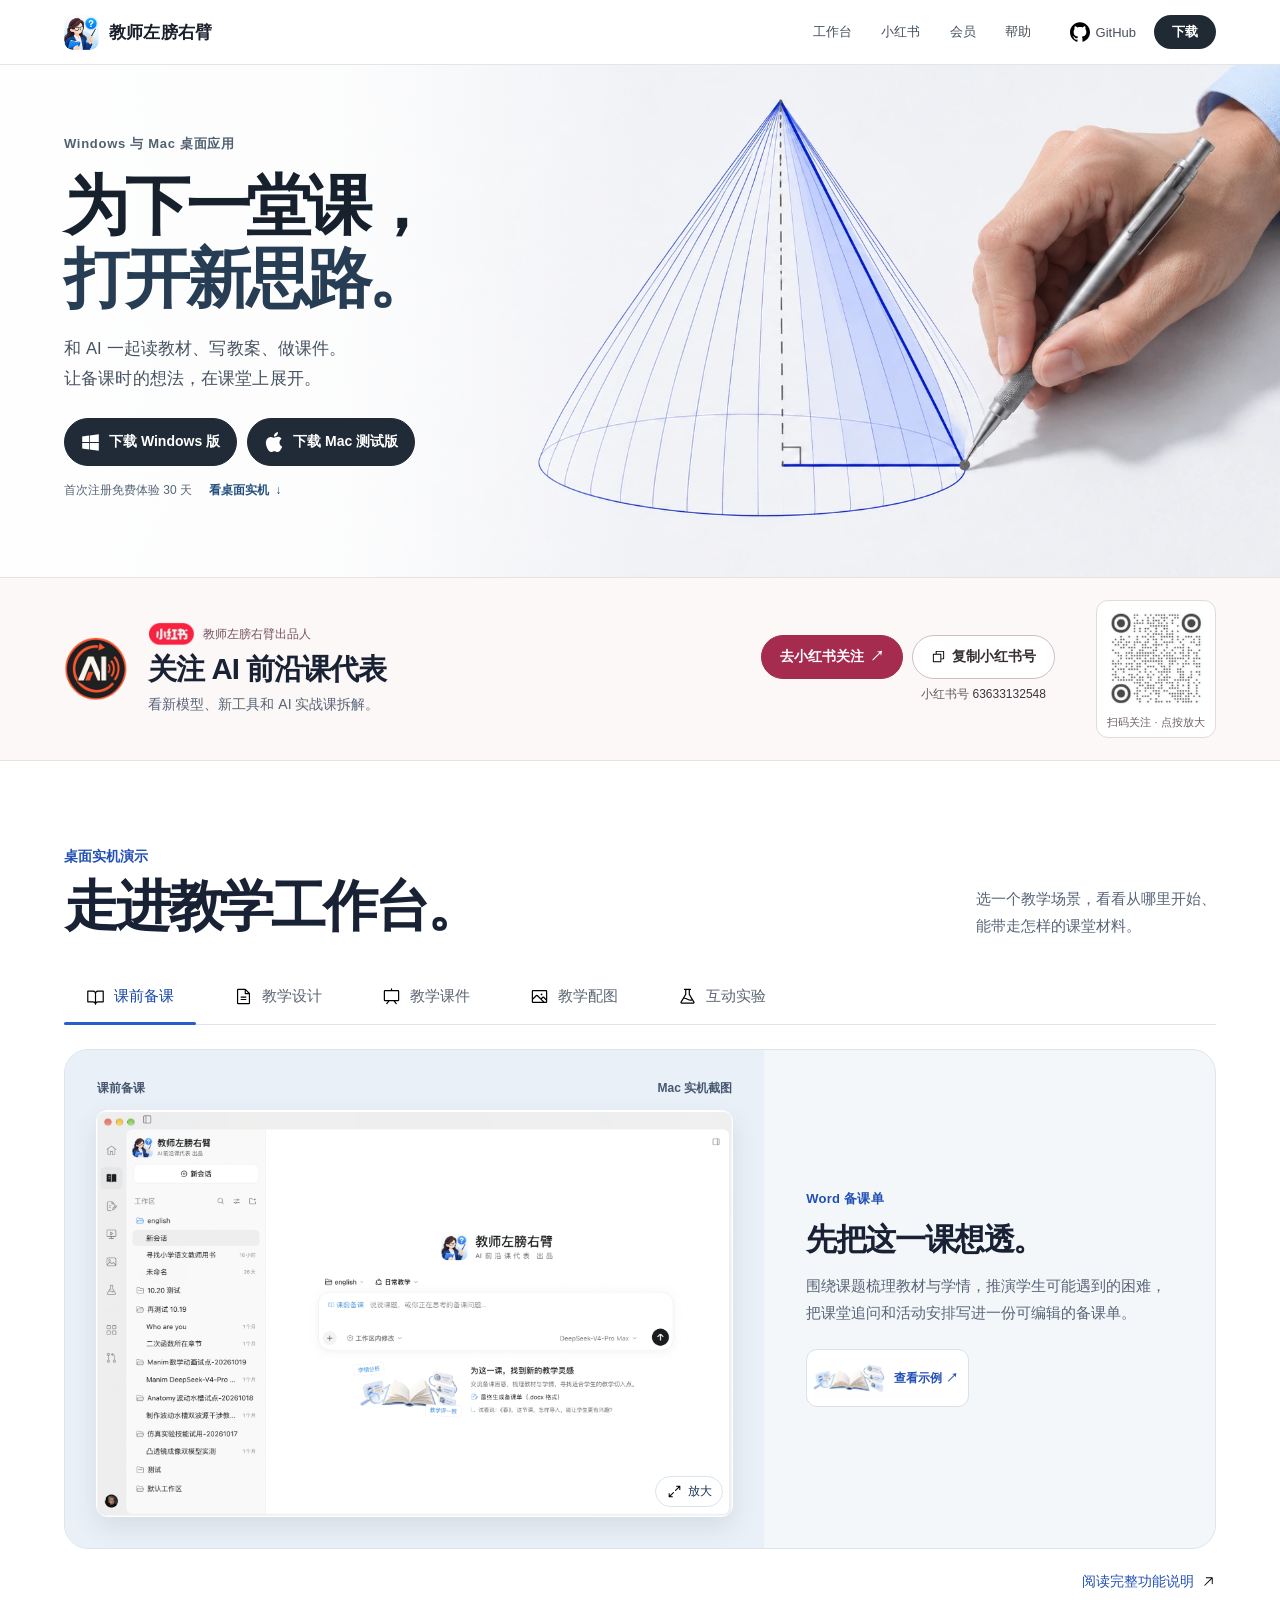
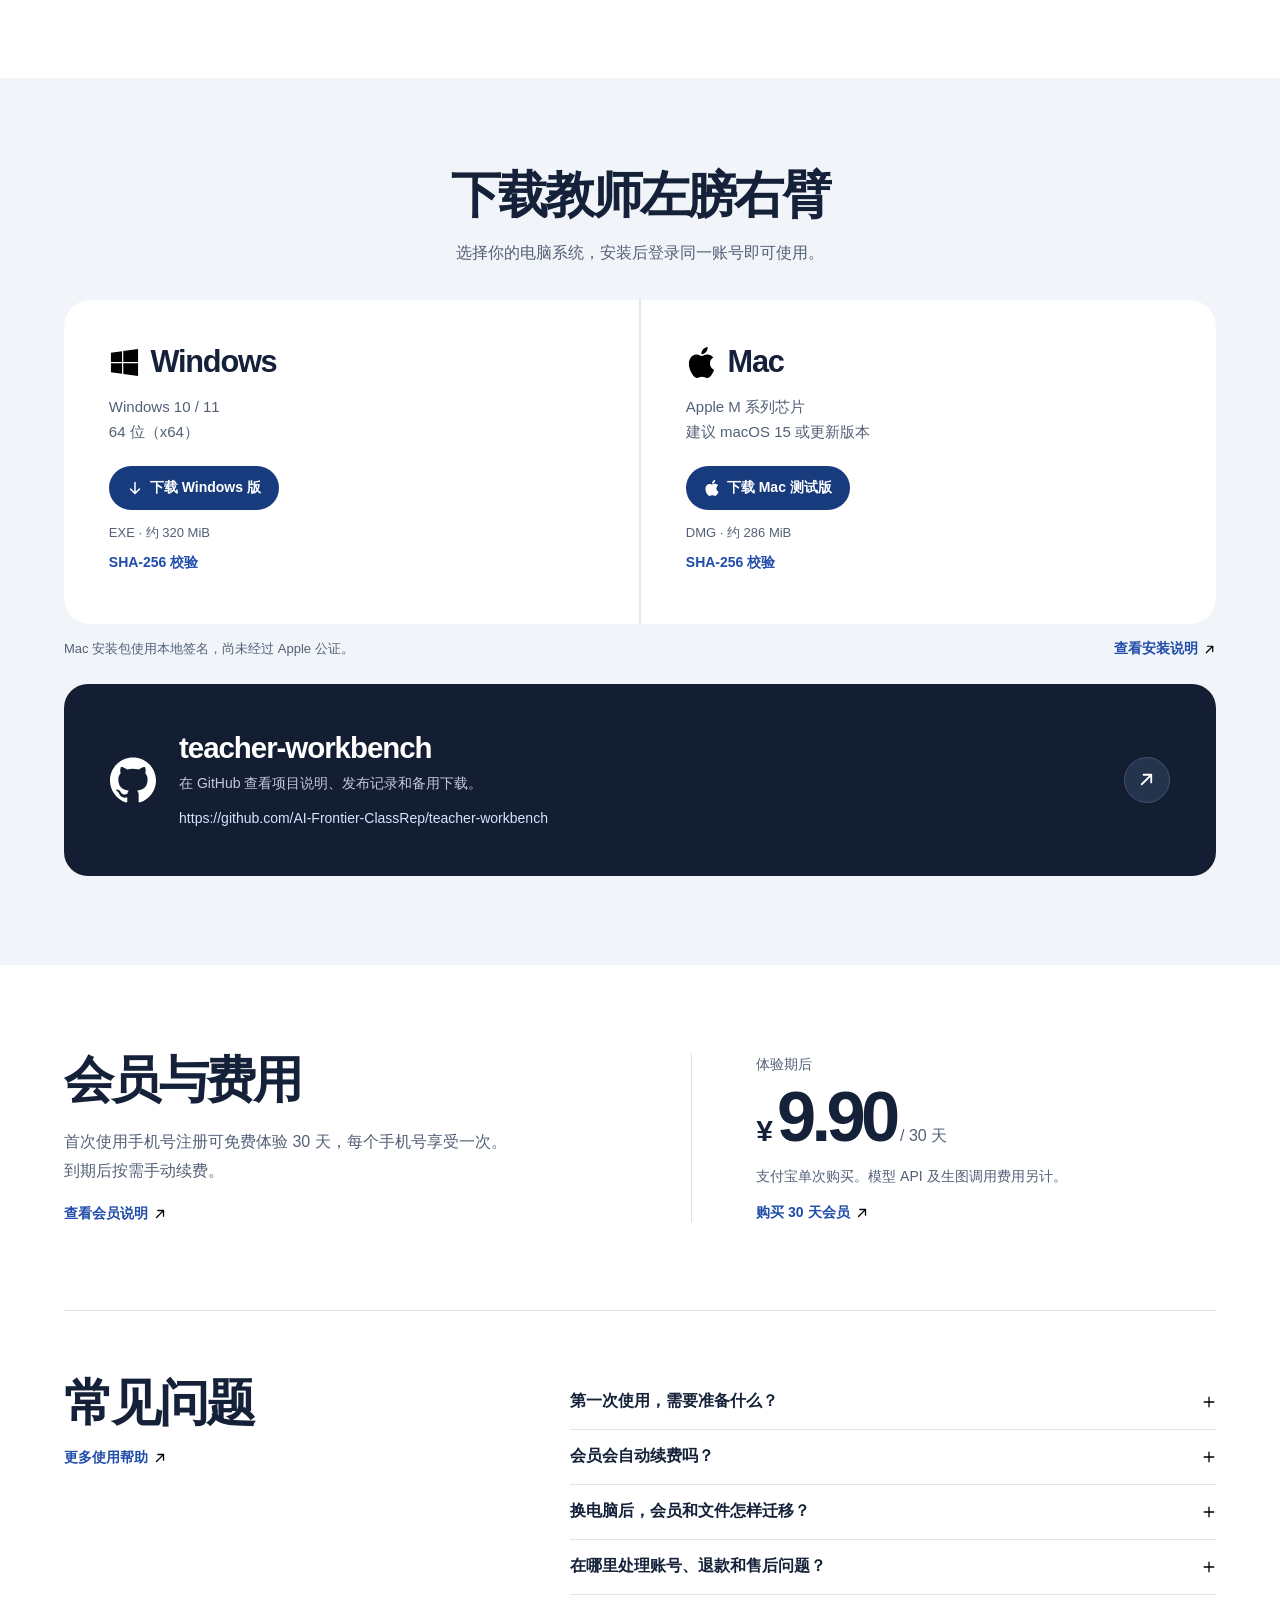
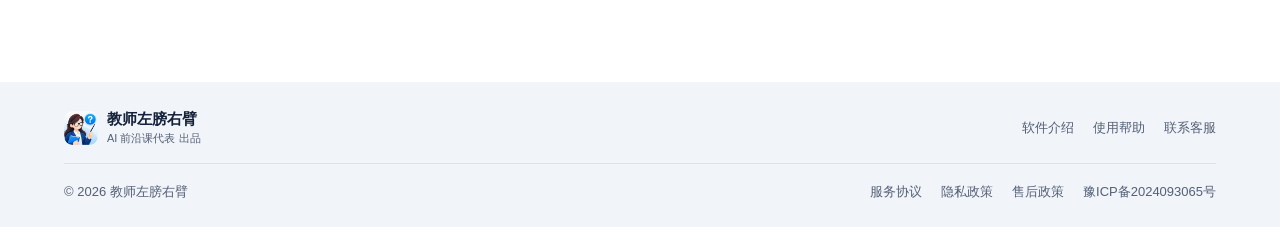
<file: index.html>
<!DOCTYPE html>
<html lang="zh-CN">
<head>
  <meta charset="UTF-8">
  <meta name="viewport" content="width=device-width,initial-scale=1">
  <meta name="theme-color" content="#fafaf9">
  <meta name="description" content="教师左膀右臂是面向中小学教师的 AI 桌面教学工作台。下载 Windows 或 Mac 版，制作备课单、教案、课件、教学配图和仿真实验。">
  <link rel="icon" href="assets/teacher-icon.webp">
  <link rel="stylesheet" href="site.css">
  <link rel="stylesheet" href="lower.css">
  <meta name="referrer" content="strict-origin-when-cross-origin">
  <link rel="canonical" href="https://accounts.iris-pro.com.cn/">
  <title>教师左膀右臂 · AI 桌面教学工作台</title>
  <script defer src="site.js"></script>
</head>
<body id="top">
<a href="#main" class="skip">跳至正文</a>
<header class="mast">
  <div class="wrap mast-row">
    <a class="brand" href="#top"><img src="assets/teacher-icon.webp" alt="" width="35" height="35">教师左膀右臂</a>
    <nav aria-label="主导航">
      <a href="#studio">工作台</a><a href="#follow">小红书</a><a href="#membership">会员</a><a href="#help">帮助</a>
    </nav>
    <div class="mast-actions">
      <a class="git" href="https://github.com/AI-Frontier-ClassRep/teacher-workbench" target="_blank" rel="noopener noreferrer" aria-label="打开 GitHub 项目"><img src="assets/brand-github.svg" width="20" height="20" alt=""><span>GitHub</span></a>
      <a class="mast-dl" href="#download">下载</a>
    </div>
  </div>
</header>
<main id="main">
  <section class="hero" aria-labelledby="hero-title">
    <div class="hero-art">
      <img class="hero-poster" src="assets/teaching-cone.webp" alt="手与白纸上的圆锥教学示意" width="1923" height="818" fetchpriority="high">
      <video id="hero-film" data-src="assets/teaching-cone.mp4" poster="assets/teaching-cone.webp" width="1923" height="818" autoplay muted loop playsinline preload="none" aria-hidden="true" hidden></video>
      <button class="motion-control" id="motion-control" type="button" aria-controls="hero-film" hidden>播放动画</button>
    </div>
    <div class="wrap hero-wrap">
      <div class="hero-copy">
        <p class="platform-line">Windows 与 Mac 桌面应用</p>
        <h1 id="hero-title">为下一堂课，<br><span>打开新思路。</span></h1>
        <p class="hero-intro">和 AI 一起读教材、写教案、做课件。<br>让备课时的想法，在课堂上展开。</p>
        <div class="hero-downloads">
          <a href="https://download.iris-pro.com.cn/downloads/%E6%95%99%E5%B8%88%E5%B7%A6%E8%86%80%E5%8F%B3%E8%87%82-2.2.9.20261102.5.exe"><img src="assets/brand-windows.svg" width="19" height="19" alt="">下载 Windows 版</a>
          <a href="https://download.iris-pro.com.cn/downloads/Teacher-Workbench-2.2.9-mac-arm64-test.dmg"><img src="assets/brand-apple.svg" width="20" height="20" alt="">下载 Mac 测试版</a>
        </div>
        <div class="hero-foot"><span>首次注册免费体验 30 天</span><a href="#studio">看桌面实机 <span aria-hidden="true">↓</span></a></div>
      </div>
    </div>
  </section>

  <section class="social" id="follow" aria-labelledby="follow-name">
    <div class="wrap social-row">
      <div class="social-person">
        <img class="avatar" src="assets/ai-frontier-logo.webp" alt="" width="72" height="72">
        <div><p class="social-label"><img src="assets/xiaohongshu-logo.webp" alt="小红书" width="48" height="25"><span>教师左膀右臂出品人</span></p>
        <h2 id="follow-name">关注 AI 前沿课代表</h2>
        <p class="social-description">看新模型、新工具和 AI 实战课拆解。</p></div>
      </div>
      <div class="social-actions">
        <a class="follow-primary" href="https://xhslink.com/m/79b0CqDhBij" target="_blank" rel="noopener noreferrer">去小红书关注 <span aria-hidden="true">↗</span></a>
        <div class="social-number">
          <button id="copy-id" type="button" aria-label="复制小红书号 63633132548"><img src="assets/icon-copy.svg" alt="" width="15" height="15">复制小红书号</button>
          <p>小红书号 <span id="profile-id">63633132548</span></p>
          <small id="copy-status" role="status"></small>
        </div>
      </div>
      <button class="qr-open" data-preview="assets/xiaohongshu-qr.webp" data-title="关注 AI 前沿课代表" data-qr aria-haspopup="dialog" aria-label="放大小红书关注二维码" type="button"><img src="assets/xiaohongshu-qr.webp" width="112" height="112" alt=""><span>扫码关注 · 点按放大</span></button>
    </div>
  </section>

  <section class="studio wrap" id="studio" aria-labelledby="studio-title">
  <span class="legacy-anchor" id="features" aria-hidden="true"></span>
    <div class="studio-heading">
      <div><p class="eyebrow">桌面实机演示</p><h2 id="studio-title">走进教学工作台。</h2></div>
      <p>选一个教学场景，看看从哪里开始、<br>能带走怎样的课堂材料。</p>
    </div>
    <div class="studio-tabs" role="tablist" aria-label="教学场景">
      <button type="button" id="tab-prep" role="tab" aria-selected="true" aria-controls="studio-content" data-scene="prep"><img src="assets/icon-book.svg" alt="">课前备课</button>
      <button type="button" id="tab-design" role="tab" tabindex="-1" aria-selected="false" aria-controls="studio-content" data-scene="design"><img src="assets/icon-document.svg" alt="">教学设计</button>
      <button type="button" id="tab-slides" role="tab" tabindex="-1" aria-selected="false" aria-controls="studio-content" data-scene="slides"><img src="assets/icon-slides.svg" alt="">教学课件</button>
      <button type="button" id="tab-images" role="tab" tabindex="-1" aria-selected="false" aria-controls="studio-content" data-scene="images"><img src="assets/icon-image.svg" alt="">教学配图</button>
      <button type="button" id="tab-simulation" role="tab" tabindex="-1" aria-selected="false" aria-controls="studio-content" data-scene="simulation"><img src="assets/icon-flask.svg" alt="">互动实验</button>
    </div>
    <div class="studio-content" role="tabpanel" id="studio-content" aria-labelledby="tab-prep" tabindex="0">
      <div class="workbench">
        <div class="stage-meta"><span id="screen-label">课前备课</span><span>Mac 实机截图</span></div>
        <button class="workbench-screen" id="real-screen" type="button" data-preview="assets/mac-prep.webp" data-scene-preview="prep" data-title="课前备课 · 桌面实机" aria-label="放大课前备课实机截图">
          <img class="screenshot-crop" id="screen" src="assets/mac-prep.webp" width="1920" height="1225" alt="课前备课桌面实机界面" loading="lazy">
          <span class="expand"><img src="assets/icon-expand.svg" alt="" width="17" height="17"> 放大</span>
        </button>
      </div>
      <div class="outcome">
        <p class="format" id="format">Word 备课单</p><h3 id="scene-title">先把这一课想透。</h3>
        <p id="scene-desc">围绕课题梳理教材与学情，推演学生可能遇到的困难，把课堂追问和活动安排写进一份可编辑的备课单。</p>
        <div id="sample-list" class="samples"><button type="button" class="sample" data-preview="assets/example-prep.webp" data-title="备课思路示例"><img src="assets/example-prep.webp" alt="备课思路示例" loading="lazy"><span>查看示例 ↗</span></button></div>
      </div>
    </div>
    <a class="more" href="https://accounts.iris-pro.com.cn/pages/product.html">阅读完整功能说明 <img src="assets/icon-external.svg" width="15" height="15" alt=""></a>
  </section>
<section class="as-download" id="download" aria-labelledby="as-download-title">
  <div class="wrap as-download-inner">
    <div class="as-download-head">
      <h2 id="as-download-title">下载教师左膀右臂</h2>
      <p>选择你的电脑系统，安装后登录同一账号即可使用。</p>
    </div>
    <div class="as-platforms">
      <article class="as-platform" aria-labelledby="as-windows-title">
        <h3 id="as-windows-title"><img src="assets/icons/windows.svg" alt="" width="23" height="23">Windows</h3>
        <p class="as-platform-spec">Windows 10 / 11<br>64 位（x64）</p>
        <a class="as-dl-button" href="https://download.iris-pro.com.cn/downloads/%E6%95%99%E5%B8%88%E5%B7%A6%E8%86%80%E5%8F%B3%E8%87%82-2.2.9.20261102.5.exe"><img src="assets/icons/arrow-down.svg" width="16" height="16" alt="">下载 Windows 版</a>
        <p class="as-file-info">EXE · 约 320 MiB</p>
        <a class="as-file-link" href="https://download.iris-pro.com.cn/downloads/SHA256.txt" aria-label="下载 Windows 安装包 SHA-256 校验文件">SHA-256 校验</a>
      </article>
      <article id="download-macos" class="as-platform" aria-labelledby="as-mac-title">
        <h3 id="as-mac-title"><img src="assets/icons/apple.svg" alt="" width="23" height="23">Mac</h3>
        <p class="as-platform-spec">Apple M 系列芯片<br>建议 macOS 15 或更新版本</p>
        <a class="as-dl-button" href="https://download.iris-pro.com.cn/downloads/Teacher-Workbench-2.2.9-mac-arm64-test.dmg"><img src="assets/icons/apple.svg" width="16" height="16" alt="">下载 Mac 测试版</a>
        <p class="as-file-info">DMG · 约 286 MiB</p>
        <a class="as-file-link" href="https://download.iris-pro.com.cn/downloads/SHA256-macos.txt" aria-label="下载 Mac 安装包 SHA-256 校验文件">SHA-256 校验</a>
      </article>
    </div>
    <div class="as-install-note">
      <p>Mac 安装包使用本地签名，尚未经过 Apple 公证。</p>
      <a href="https://accounts.iris-pro.com.cn/pages/help.html#installation">查看安装说明 <img src="assets/icons/arrow-up-right.svg" width="13" height="13" alt=""></a>
    </div>
    <div class="as-project">
      <img class="as-gh-icon" src="assets/icons/github.svg" alt="GitHub" width="46" height="46">
      <div class="as-project-copy">
        <h3>teacher-workbench</h3>
        <p>在 GitHub 查看项目说明、发布记录和备用下载。</p>
        <a class="as-gh-address" href="https://github.com/AI-Frontier-ClassRep/teacher-workbench" target="_blank" rel="noopener noreferrer">https://github.com/<wbr>AI-Frontier-ClassRep/<wbr>teacher-workbench</a>
      </div>
      <a class="as-gh-go" aria-label="在新标签页打开 GitHub 项目 teacher-workbench" href="https://github.com/AI-Frontier-ClassRep/teacher-workbench" target="_blank" rel="noopener noreferrer"><img src="assets/icons/arrow-up-right.svg" alt="" width="19" height="19"></a>
    </div>
  </div>
</section>

<section class="as-membership" id="membership" aria-labelledby="as-member-title">
  <span class="legacy-anchor" id="pricing" aria-hidden="true"></span>
  <div class="wrap as-member-inner">
    <div class="as-member-intro">
      <h2 id="as-member-title">会员与费用</h2>
      <p>首次使用手机号注册可免费体验 30 天，每个手机号享受一次。到期后按需手动续费。</p>
      <a class="as-text-link" href="https://accounts.iris-pro.com.cn/pages/membership.html">查看会员说明 <img src="assets/icons/arrow-up-right.svg" alt="" width="14" height="14"></a>
    </div>
    <div class="as-price">
      <p>体验期后</p>
      <div class="as-price-number"><span>¥</span><strong>9.90</strong><span> / 30 天</span></div>
      <p>支付宝单次购买。模型 API 及生图调用费用另计。</p>
      <a class="as-text-link" href="https://accounts.iris-pro.com.cn/pages/checkout.html" target="_blank" rel="noopener noreferrer">购买 30 天会员 <img src="assets/icons/arrow-up-right.svg" width="14" height="14" alt=""></a>
    </div>
  </div>
</section>

<section class="as-help" id="help" aria-labelledby="as-help-title">
  <span class="legacy-anchor" id="faq" aria-hidden="true"></span>
  <div class="wrap as-help-inner">
    <div class="as-help-intro">
      <h2 id="as-help-title">常见问题</h2>
      <a class="as-text-link" href="https://accounts.iris-pro.com.cn/pages/help.html">更多使用帮助 <img src="assets/icons/arrow-up-right.svg" width="14" height="14" alt=""></a>
    </div>
    <div class="as-questions">
      <details><summary>第一次使用，需要准备什么？</summary><p>安装桌面应用并登录账号，在设置中配置自己的模型 API，再选择工作区和教学功能开始备课。</p></details>
      <details><summary>会员会自动续费吗？</summary><p>到期后由你决定是否继续使用。每次手动续费延长 30 天，仍在有效期内的会员会从原到期日继续延长。</p></details>
      <details><summary>换电脑后，会员和文件怎样迁移？</summary><p>用原手机号登录即可继续使用已有会员。工作区文件保存在本机，换电脑前请自行备份和迁移。</p></details>
      <details><summary>在哪里处理账号、退款和售后问题？</summary><p>可以通过客服邮箱 <a href="mailto:982241633@qq.com">982241633@qq.com</a> 联系，或查看<a href="https://accounts.iris-pro.com.cn/policies/support">售后支持与账号注销说明</a>。</p></details>
    </div>
  </div>
</section>

</main>
<footer class="as-footer">
  <div class="wrap">
    <div class="as-footer-main">
      <div class="as-footer-brand"><img src="assets/teacher-icon.webp" width="34" height="34" alt=""><span>教师左膀右臂<small>AI 前沿课代表 出品</small></span></div>
      <nav aria-label="官网与服务"><a href="https://accounts.iris-pro.com.cn/pages/product.html">软件介绍</a><a href="https://accounts.iris-pro.com.cn/pages/help.html">使用帮助</a><a href="mailto:982241633@qq.com">联系客服</a></nav>
    </div>
    <div class="as-footer-legal">
      <span>© 2026 教师左膀右臂</span>
      <nav aria-label="政策与备案"><a href="https://accounts.iris-pro.com.cn/policies/terms">服务协议</a><a href="https://accounts.iris-pro.com.cn/policies/privacy">隐私政策</a><a href="https://accounts.iris-pro.com.cn/policies/support">售后政策</a><a href="https://beian.miit.gov.cn/" target="_blank" rel="noopener noreferrer">豫ICP备2024093065号</a></nav>
    </div>
  </div>
</footer>

<dialog id="viewer" aria-labelledby="viewer-title">
  <div class="viewer-body">
    <div class="viewer-head"><h2 id="viewer-title"></h2><button class="close" id="viewer-close" type="button" aria-label="关闭预览"><img src="assets/icon-close.svg" width="20" height="20" alt=""></button></div>
    <img class="viewer-image" id="viewer-image" alt="">
    <p class="qr-guide">用小红书扫一扫，进入主页后点「关注」。<span>在手机上，可长按保存二维码，再从小红书「扫一扫」中选择相册。</span></p>
    <a id="save-card" href="assets/xiaohongshu-profile-card.jpg" download="AI前沿课代表-小红书名片.jpg" hidden>保存完整小红书名片</a>
  </div>
</dialog>
</body></html>
</file>
<file: site.css>
:root {
  color-scheme: light;
  font-family: -apple-system, BlinkMacSystemFont, "PingFang SC", "Microsoft YaHei", "Noto Sans CJK SC", sans-serif;
  color: #192234;
  background: white;
  -webkit-font-smoothing: antialiased;
  --ink: #111b2a;
  --muted: #586477;
  --blue: #224fb5;
  --pad: clamp(20px,5vw,76px);
}
*, *::before, *::after {box-sizing:border-box}
body,h1,h2,h3,p {margin:0}
a {color:inherit;text-decoration:none}
img {display:block;max-width:100%}
button {font:inherit;color:inherit;cursor:pointer}
button,a {-webkit-tap-highlight-color:transparent}
:focus-visible {outline:3px solid #559bf5;outline-offset:4px}
[hidden] {display:none!important}
.wrap {width:min(1220px,calc(100% - var(--pad)*2)); margin-inline:auto}
section[id] {scroll-margin-top:76px}
.skip {position:fixed;z-index:20;top:6px;left:6px;transform:translateY(-160%);padding:12px;background:white;border-radius:8px}
.skip:focus {transform:none}
.mast {position:sticky;top:0;z-index:10;background:rgb(255 255 255 / 95%);backdrop-filter:blur(18px);color:#19202c;border-bottom:1px solid #e3e6e8}
.mast-row {height:64px;display:flex;align-items:center;gap:clamp(18px,3vw,46px)}
.brand {display:inline-flex;align-items:center;gap:10px;font-size:17px;font-weight:650;white-space:nowrap;letter-spacing:.012em}
.brand img {border-radius:9px}
.mast nav {display:flex;align-items:center;gap:clamp(14px,2.3vw,38px);margin-left:auto}
.mast nav a,.git {min-height:44px;display:inline-flex;align-items:center;color:#46505c;font-size:13px;font-weight:520;white-space:nowrap}
.mast nav a:hover,.git:hover {color:#131b27;text-decoration:underline;text-underline-offset:5px}
.mast-actions {display:flex;align-items:center;gap:18px}
.git {gap:6px}
.git img {display:block}
.mast-dl {display:grid;place-items:center;padding:8px 18px;background:#202a35;color:#fff;border-radius:30px;font-size:13px;font-weight:650}
.hero {
  position:relative; isolation:isolate; overflow:hidden;
  background:#fafaf9; color:#16212d;
}
.hero-art {position:absolute;inset:0;z-index:0;overflow:hidden;margin:0}
.hero-art > img, .hero-art > video {
  position:absolute;inset:0;width:100%;height:100%;object-fit:cover;object-position:center;
}
.hero-art::after {
  content:"";position:absolute;inset:0;pointer-events:none;
  background:linear-gradient(90deg,rgba(255,255,255,.94),rgba(255,255,255,.84) 27%,rgba(255,255,255,.32) 42%,transparent 50%);
}
.hero-wrap {min-height:clamp(468px,40vw,660px);display:flex;align-items:center;position:relative;pointer-events:none}
.hero-copy {padding:38px 0 44px;max-width:46%;pointer-events:auto}
.platform-line {color:#526170;font-size:13px;letter-spacing:.055em;font-weight:600}
.hero h1 {font-size:clamp(51px,5.05vw,80px);line-height:1.12;letter-spacing:-.065em;font-weight:720;margin:17px 0 19px}
.hero h1 span {color:#263d53}
.hero-intro {color:#465260;font-size:clamp(15px,1.3vw,19px);line-height:1.8;letter-spacing:.008em}
.hero-downloads {display:flex;gap:10px;margin:24px 0 14px}
.hero-downloads a {
  display:inline-flex;align-items:center;justify-content:center;gap:9px;min-height:48px;min-width:155px;padding:0 16px;
  border-radius:24px;border:1px solid #202b37;background:#202b37;color:#fff;
  font-size:14px;font-weight:650;white-space:nowrap;transition:background .18s,transform .18s;
}
.hero-downloads img {filter:invert(1)}
.hero-downloads a:hover {transform:translateY(-2px);background:#324457}
.hero-foot {display:flex;align-items:center;flex-wrap:wrap;gap:7px 17px;color:#576575;font-size:12px;line-height:1.7}
.hero-foot a {font-weight:650;color:#234f7d}
.hero-foot a:hover {text-decoration:underline}
.hero-foot a span {margin-left:3px}
.motion-control {
  position:absolute;z-index:1;right:var(--pad);bottom:17px;min-height:40px;
  border-radius:22px;border:1px solid #cad1d6;background:rgb(255 255 255 / 93%);
  color:#283642;font-size:12px;font-weight:600;padding:0 16px;
}
.motion-control:hover {background:white;border-color:#7a8b96}
.social {background:#fcf8f8;border-block:1px solid #eadfe2}
.social-row {display:grid;grid-template-columns:minmax(0,1fr) auto auto;gap:clamp(18px,3.2vw,50px);align-items:center;padding-block:22px}
.social-person {display:flex;align-items:center;gap:clamp(12px,1.6vw,24px)}
.avatar {flex:none;width:clamp(50px,5vw,72px);height:auto;border-radius:50%}
.social-label {display:flex;align-items:center;gap:8px;color:#775260;font-size:12px;font-weight:580}
.social-label img {width:47px;height:auto;mix-blend-mode:multiply}
.social-person h2 {font-size:clamp(23px,2.3vw,35px);letter-spacing:-.035em;margin:5px 0;line-height:1.25}
.social-description {font-size:14px;line-height:1.6;color:var(--muted)}
.social-actions {display:flex;align-items:flex-start;gap:9px}
.follow-primary,.social-number button {display:inline-flex;align-items:center;justify-content:center;gap:6px;min-height:44px;padding:0 18px;border-radius:25px;font-size:14px;font-weight:650;white-space:nowrap}
.follow-primary {background:#a52b4f;border:1px solid #a52b4f;color:white}
.follow-primary:hover {background:#8c203f}
.social-number {position:relative;text-align:center}
.social-number button {border:1px solid #cfbec3;background:#fff;color:#362e32}
.social-number button:hover,.qr-open:hover {border-color:#a52b4f}
.social-number p {margin-top:7px;font-size:12px;color:#645860;white-space:nowrap}
#profile-id {font-variant-numeric:tabular-nums;color:#3e333b}
#copy-status:not(:empty) {position:absolute;top:100%;inset-inline:0;padding-top:2px;color:#7a2847;white-space:nowrap;font-size:11px}
.qr-open {display:grid;justify-items:center;gap:2px;padding:5px 6px 6px;border:1px solid #e4d9dd;border-radius:12px;background:#fff}
.qr-open img {width:106px;height:auto}
.qr-open span {font-size:11px;color:#6f5e65;line-height:1.5}
.studio {padding-block:clamp(58px,6.8vw,103px)}
.studio-heading {display:flex;align-items:flex-end;justify-content:space-between;gap:20px}
.eyebrow {color:var(--blue);font-size:14px;font-weight:650}
.studio-heading h2 {margin-top:7px;font-size:clamp(38px,4.3vw,64px);font-weight:720;line-height:1.2;letter-spacing:-.058em}
.studio-heading>p {color:var(--muted);font-size:15px;line-height:1.8}
.studio-tabs {display:flex;align-items:stretch;justify-content:flex-start;gap:clamp(5px,1.3vw,19px);margin-top:30px;border-bottom:1px solid #dee4ec}
.studio-tabs button {position:relative;display:flex;align-items:center;justify-content:center;gap:9px;border:0;background:transparent;color:#5b6573;min-height:55px;padding:0 clamp(10px,1.7vw,27px);font-weight:590;font-size:15px}
.studio-tabs button::after {content:"";position:absolute;bottom:-1px;left:0;right:0;height:3px;background:transparent;border-radius:3px}
.studio-tabs button[aria-selected=true] {color:#1544aa}
.studio-tabs button[aria-selected=true]::after {background:#295fcd}
.studio-tabs button:hover {background:#f3f6fa}
.studio-tabs img {width:19px;height:19px}
.studio-content {display:grid;grid-template-columns:minmax(0,1.55fr) minmax(0,1fr);align-items:stretch;gap:0;margin-top:24px;overflow:hidden;border:1px solid #dde4ed;border-radius:24px;background:#f4f7fa}
.workbench {padding:clamp(16px,2.4vw,36px);background:#eaf0f7}
.stage-meta {display:flex;justify-content:space-between;gap:7px;margin:0 1px 13px;color:#465870;font-size:12px;font-weight:600}
.workbench-screen {position:relative;display:block;width:100%;padding:0;border:0;border-radius:12px;overflow:hidden;box-shadow:0 10px 26px #263c591c;background:white}
.workbench-screen>img {width:100%;height:auto}
/* Exclude the capture rails and desktop pixels outside the rounded Mac window. */
.screenshot-crop {clip-path:inset(.41% .26% round 1.25% / 1.96%)}
.expand {position:absolute;bottom:10px;right:10px;display:flex;align-items:center;gap:5px;border-radius:18px;border:1px solid #d9e4ef;padding:6px 10px;background:#fff;color:#183150;font-size:12px}
.outcome {display:flex;flex-direction:column;justify-content:center;min-width:0;padding:clamp(20px,3.3vw,53px)}
.format {color:var(--blue);font:600 13px/1.4 -apple-system,"PingFang SC",sans-serif;letter-spacing:.02em}
.outcome h3 {margin:12px 0;font-size:clamp(25px,2.45vw,39px);line-height:1.25;letter-spacing:-.045em}
#scene-desc {color:var(--muted);font-size:15px;line-height:1.85}
.samples {display:flex;flex-wrap:wrap;gap:9px;margin-top:22px}
.sample {display:flex;align-items:center;justify-content:flex-start;gap:9px;border:1px solid #dbe1e9;border-radius:11px;padding:4px 10px 4px 4px;background:white;color:var(--blue);font-size:12px;font-weight:620}
.sample>img {width:74px;height:48px;object-fit:contain;border-radius:6px}
.sample:hover {border-color:#87a6c9}
.samples.multi .sample {flex-flow:column;padding:5px;gap:4px;min-width:0;font-size:11px}
.more {width:fit-content;display:flex;align-items:center;gap:7px;margin:24px 0 0 auto;color:var(--blue);font-size:14px;font-weight:590}
.more:hover {text-decoration:underline}
dialog {width:fit-content;max-width:calc(100vw - 22px);max-height:calc(100dvh - 24px);padding:0;color:var(--ink);border:0;border-radius:18px;background:white;box-shadow:0 24px 80px #0006;overflow:auto}
dialog::backdrop {background:rgba(2,10,23,.77);backdrop-filter:blur(5px)}
body:has(dialog[open]) {overflow:hidden}
.viewer-body {padding:12px;display:grid;justify-items:center}
.viewer-head {width:100%;display:flex;align-items:center;justify-content:space-between;gap:12px;margin:0 0 9px}
.viewer-head h2 {font-size:15px;padding-left:5px}
.close {display:grid;place-items:center;width:40px;height:40px;border:0;border-radius:50%;background:#edf1f6}
.viewer-image {border-radius:7px;width:auto;max-width:min(1120px,100%);max-height:calc(100dvh - 150px);object-fit:contain}
#viewer[data-mode=qr] {width:min(395px,calc(100% - 30px))}
#viewer[data-mode=qr] .viewer-image {width:265px}
.qr-guide {display:none}
#viewer[data-mode=qr] .qr-guide {display:block;text-align:center;margin:10px 12px 0;font-size:14px;line-height:1.65}
.qr-guide span {display:block;margin-top:4px;color:var(--muted);font-size:12px}
.viewer-body>a {display:block;margin-top:12px;padding:5px;color:var(--blue);font-size:14px;font-weight:620}
@media(max-width:940px) {
  .social-row {gap:16px}
  .follow-primary,.social-number button {padding-inline:12px}
  .qr-open img {width:91px}
  .hero-wrap {min-height:440px}
  .hero h1 {font-size:clamp(48px,6.2vw,65px)}
  .hero-downloads a {min-width:137px;padding:0 10px}
}
@media(max-width:710px) {
  :root {--pad:clamp(16px,4.8vw,28px)}
  .mast-row {height:55px;gap:12px}
  .brand {font-size:15px;gap:7px}.brand img {width:29px;height:29px}
  .mast nav {gap:15px}.mast nav a:nth-last-child(-n+2) {display:none}
  .mast-actions {gap:12px}.git {min-width:28px;justify-content:center}.git span {display:none}
  .mast-dl {padding:7px 13px}
  .hero {display:flex;flex-direction:column;background:#fff}
  .hero-art {position:relative;order:2;width:100%;height:clamp(175px,56vw,342px);margin:0}
  .hero-art > img,.hero-art > video {object-fit:cover;object-position:right center}
  .hero-art::after {background:linear-gradient(to bottom,#fff,transparent 12%);}
  .hero-wrap {min-height:0;order:1;justify-content:center}
  .hero-copy {text-align:center;max-width:100%;padding:28px 0 13px}
  .motion-control {right:12px;bottom:10px;min-height:38px;padding:0 13px;}
  .platform-line {font-size:12px}
  .hero h1 {font-size:clamp(41px,8.2vw,56px);margin:11px 0;line-height:1.12}
  .hero-intro {font-size:14px;line-height:1.65}
  .hero-downloads {display:grid;grid-template-columns:1fr 1fr;gap:8px;margin:17px auto 9px}
  .hero-downloads a {min-width:0;min-height:44px;font-size:13px;padding-inline:12px;border-radius:22px;gap:6px}
  .hero-downloads img {width:16px;height:16px}
  .hero-foot {justify-content:center;gap:9px;font-size:11px}
  .social-row {grid-template-columns:minmax(0,1fr) auto;gap:14px 12px;padding-block:20px 25px}
  .social-person {grid-column:1;grid-row:1;gap:12px}.avatar {width:48px}
  .social-label {font-size:11px}.social-label img {width:42px}
  .social-person h2 {font-size:clamp(21px,4.7vw,28px)}
  .social-description {font-size:13px}
  .social-actions {grid-column:1 / -1;grid-row:2;align-items:flex-start}
  .social-actions .follow-primary,.social-actions .social-number button {padding-inline:20px}
  .qr-open {grid-column:2;grid-row:1}.qr-open img {width:86px}
  .studio-heading {display:block}.studio-heading>p {font-size:14px;margin-top:11px}.studio-heading>p br {display:none}
  .studio {padding-block:52px}
  .studio-tabs {display:grid;grid-template-columns:repeat(5,minmax(0,1fr));gap:0;margin-top:19px}
  .studio-tabs button {flex-direction:column;gap:4px;min-height:57px;padding:5px 0;font-size:12px;white-space:nowrap}
  .studio-content {grid-template-columns:1fr;margin-top:16px;border-radius:18px}
  .stage-meta {margin-bottom:9px}.expand {bottom:6px;right:6px;padding:3px 7px;font-size:10px}
  .outcome {padding:22px}.outcome h3 {font-size:26px;margin:8px 0}
  #scene-desc {font-size:14px}.samples {margin-top:13px}
  .more {margin-top:16px}
}
@media(max-width:475px){
  .social-person .avatar {display:none}
}
@media(max-width:400px){
  .mast-row {gap:8px}.mast-actions {gap:6px}
  .mast nav {gap:9px}.mast nav a {font-size:12px}
  .mast-dl {padding-inline:11px}
}
@media(max-width:345px){.mast nav a:nth-child(2){display:none}}
@media(prefers-reduced-motion:reduce){*,*::after,*::before{transition:none!important;scroll-behavior:auto!important}}

.legacy-anchor {display:block;height:0;scroll-margin-top:84px}
#download-macos {scroll-margin-top:84px}
</file>
<file: lower.css>
.as-download, .as-membership, .as-help, .as-footer {
  --as-ink: #142139;
  --as-dim: #536077;
  --as-link: #204caa;
  color: var(--as-ink);
  box-sizing: border-box;
}
.as-download h2, .as-membership h2, .as-help h2 {
  margin: 0; font-size: clamp(31px, 3.9vw, 58px); font-weight: 700;
  line-height: 1.16; letter-spacing: -.055em;
}
.as-download h3, .as-download p, .as-membership p, .as-help p, .as-footer p { margin: 0; }
.as-download a, .as-membership a, .as-help a, .as-footer a { text-decoration: none; }
.as-download a:focus-visible, .as-membership a:focus-visible, .as-help :focus-visible, .as-footer a:focus-visible {
  outline: 3px solid #528bff; outline-offset: 4px;
}
.as-download { background: #f1f4f8; padding: clamp(60px, 7vw, 104px) 0; scroll-margin-top: 84px; }
.as-download-inner { max-width: 1200px; }
.as-download-head { text-align: center; }
.as-download-head > p { margin: 14px auto 0; color: var(--as-dim); line-height: 1.7; }
.as-platforms { display: grid; grid-template-columns: repeat(2,minmax(0,1fr)); gap: 2px; margin: 33px auto 0; overflow: hidden; border-radius: 26px; background: #e3e8ef; }
.as-platform { display: grid; justify-items: start; align-content: start; padding: clamp(22px,3.5vw,50px); background: #fff; min-width: 0; }
.as-platform h3 { display: flex; align-items: center; gap: 11px; font-size: clamp(23px,2.4vw,34px); font-weight: 700; letter-spacing: -.04em; line-height: 1.2; }
.as-platform h3 img { width: 1em; height: 1em; }
.as-platform-spec { color: var(--as-dim); margin: 14px 0 21px !important; font-size: 15px; line-height: 1.65; }
.as-dl-button { display: inline-flex; align-items: center; justify-content: center; gap: 7px; border-radius: 22px; min-height: 44px; padding: 0 18px; background: #183b7e; color: #fff; white-space: nowrap; font-size: 14px; font-weight: 650; }
.as-dl-button img { filter: invert(1); }
.as-dl-button:hover { background: #0a2c6c; }
.as-file-info { color: var(--as-dim); font-size: 13px; margin: 14px 0 4px !important; }
.as-file-link, .as-install-note a, .as-text-link { color: var(--as-link); font-weight: 600; font-size: 14px; }
.as-file-link { display: inline-flex; align-items: center; min-height: 34px; }
.as-install-note { margin: 13px 0 23px; display: flex; align-items: baseline; justify-content: space-between; gap: 4px 16px; flex-wrap: wrap; font-size: 13px; color: var(--as-dim); line-height: 1.65; }
.as-install-note a, .as-text-link { display: inline-flex; gap: 5px; align-items: center; }
.as-install-note a:hover, .as-file-link:hover, .as-text-link:hover, .as-footer a:hover { text-decoration: underline; text-underline-offset: 3px; }
.as-project { display: grid; grid-template-columns: auto minmax(0,1fr) auto; align-items: center; gap: 23px; padding: clamp(22px,3.6vw,48px); border-radius: 24px; background: #131e32; color: #f7f9ff; }
.as-gh-icon, .as-gh-go img { filter: invert(1); }
.as-project h3 { color: #fff; font-size: clamp(22px,2.3vw,34px); line-height: 1.2; letter-spacing: -.035em; }
.as-project p { margin: 7px 0 12px; color: #c2cbdb; line-height: 1.65; font-size: 14px; }
.as-gh-address { color: #d2e5ff; overflow-wrap: anywhere; display: inline; font-size: 14px; line-height: 1.6; text-underline-offset: 3px; }
.as-gh-address:hover { text-decoration: underline; }
.as-gh-go { width: 46px; height: 46px; display: grid; place-items: center; background: #25344d; border: 1px solid #42516c; border-radius: 50%; }
.as-gh-go:hover { background: #354969; }
.as-membership, .as-help { padding: clamp(55px,6.8vw,96px) 0; background: #fff; scroll-margin-top: 84px; }
.as-member-inner, .as-help-inner { display: grid; align-items: center; grid-template-columns: minmax(0,1fr) minmax(0,1fr); gap: clamp(30px,8vw,120px); }
.as-member-intro > p { max-width: 455px; margin: 18px 0; font-size: 16px; line-height: 1.8; color: var(--as-dim); }
.as-price { padding: 0 0 0 clamp(30px,5vw,72px); border-left: 1px solid #dce3eb; }
.as-price p { color: var(--as-dim); font-size: 14px; line-height: 1.65; }
.as-price-number { margin: 4px 0 12px; line-height: 1.04; color: var(--as-ink); }
.as-price-number strong { font-size: clamp(50px,5.5vw,86px); font-weight: 650; letter-spacing: -.065em; }
.as-price-number span:first-child { font-size: 30px; font-weight: 550; margin-right: 4px; }
.as-price-number span:last-child { color: var(--as-dim); font-size: 16px; }
.as-price .as-text-link { margin-top: 16px; }
.as-help { padding-top: 0; }
.as-help-inner { align-items: start; border-top: 1px solid #dce3eb; padding-top: clamp(34px,5vw,74px); grid-template-columns: .77fr 1.23fr; }
.as-help-intro > a { margin-top: 16px; }
.as-questions details { border-bottom: 1px solid #dce3eb; padding: 0; background: transparent; }
.as-questions summary { display: flex; justify-content: space-between; align-items: center; gap: 12px; min-height: 54px; padding: 12px 0; list-style: none; font-weight: 600; font-size: 16px; cursor: pointer; }
.as-questions summary::-webkit-details-marker { display: none; }
.as-questions summary::after { content: ""; width: 14px; height: 14px; flex: none; background: url("assets/icons/plus.svg") center / contain no-repeat; transition: transform .2s; }
.as-questions details[open] summary::after { transform: rotate(45deg); }
.as-questions p { padding: 0 22px 16px 0; color: var(--as-dim); font-size: 14px; line-height: 1.75; }
.as-questions a { color: var(--as-link); }
.as-footer { background: #f1f4f8; padding: 28px 0 20px; }
.as-footer-main, .as-footer-legal { display: flex; justify-content: space-between; align-items: center; flex-wrap: wrap; gap: 16px; }
.as-footer-brand { display: flex; align-items: center; gap: 9px; font-size: 15px; font-weight: 650; }
.as-footer-brand img { border-radius: 8px; }
.as-footer-brand small { display: block; color: var(--as-dim); font-size: 11px; font-weight: 500; margin-top: 2px; }
.as-footer nav { display: flex; flex-wrap: wrap; gap: 6px 19px; }
.as-footer a, .as-footer-legal { color: var(--as-dim); font-size: 13px; }
.as-footer a { min-height: 30px; display: inline-flex; align-items: center; }
.as-footer-legal { border-top: 1px solid #dce3eb; margin-top: 17px; padding-top: 13px; }
@media (max-width: 650px) {
  .as-download-head > p { font-size: 14px; }
  .as-platforms { gap: 1px; border-radius: 18px; margin-top: 22px; }
  .as-platform { padding: 19px clamp(8px,2.4vw,15px); }
  .as-platform h3 { font-size: clamp(17px,4.5vw,23px); gap: 6px; }
  .as-platform-spec { font-size: 12px; line-height: 1.55; margin: 9px 0 14px !important; min-height: 3.1em; }
  .as-dl-button { min-height: 42px; font-size: clamp(10px,3vw,13px); padding: 0 8px; gap: 4px; width: 100%; box-sizing: border-box; }
  .as-dl-button img { width: 13px; height: 13px; }
  .as-file-info, .as-file-link, .as-install-note, .as-install-note a { font-size: 12px; }
  .as-install-note { margin-block: 10px 17px; }
  .as-project { grid-template-columns: 35px minmax(0,1fr); gap: 11px; padding: 21px 16px; border-radius: 18px; }
  .as-gh-icon { width: 33px; height: 33px; align-self: start; }
  .as-project h3 { font-size: 21px; }
  .as-project p { font-size: 13px; margin-block: 6px; }
  .as-gh-address { font-size: 13px; }
  .as-gh-go { display: none; }
  .as-member-inner, .as-help-inner { grid-template-columns: 1fr; gap: 22px; }
  .as-price { border-left: 0; border-top: 1px solid #dce3eb; padding: 19px 0 0; }
  .as-member-intro > p { font-size: 14px; margin-block: 11px; }
  .as-footer-main, .as-footer-legal { flex-direction: column; align-items: flex-start; gap: 8px; }
  .as-footer nav { gap: 4px 13px; }
}
@media (max-width: 360px) {
  .as-platform-spec { font-size: 11px; min-height: 3.1em; }
  .as-platform { padding-inline: 7px; }
}
@media (prefers-reduced-motion: reduce) { .as-questions summary::after { transition: none; } }
</file>
